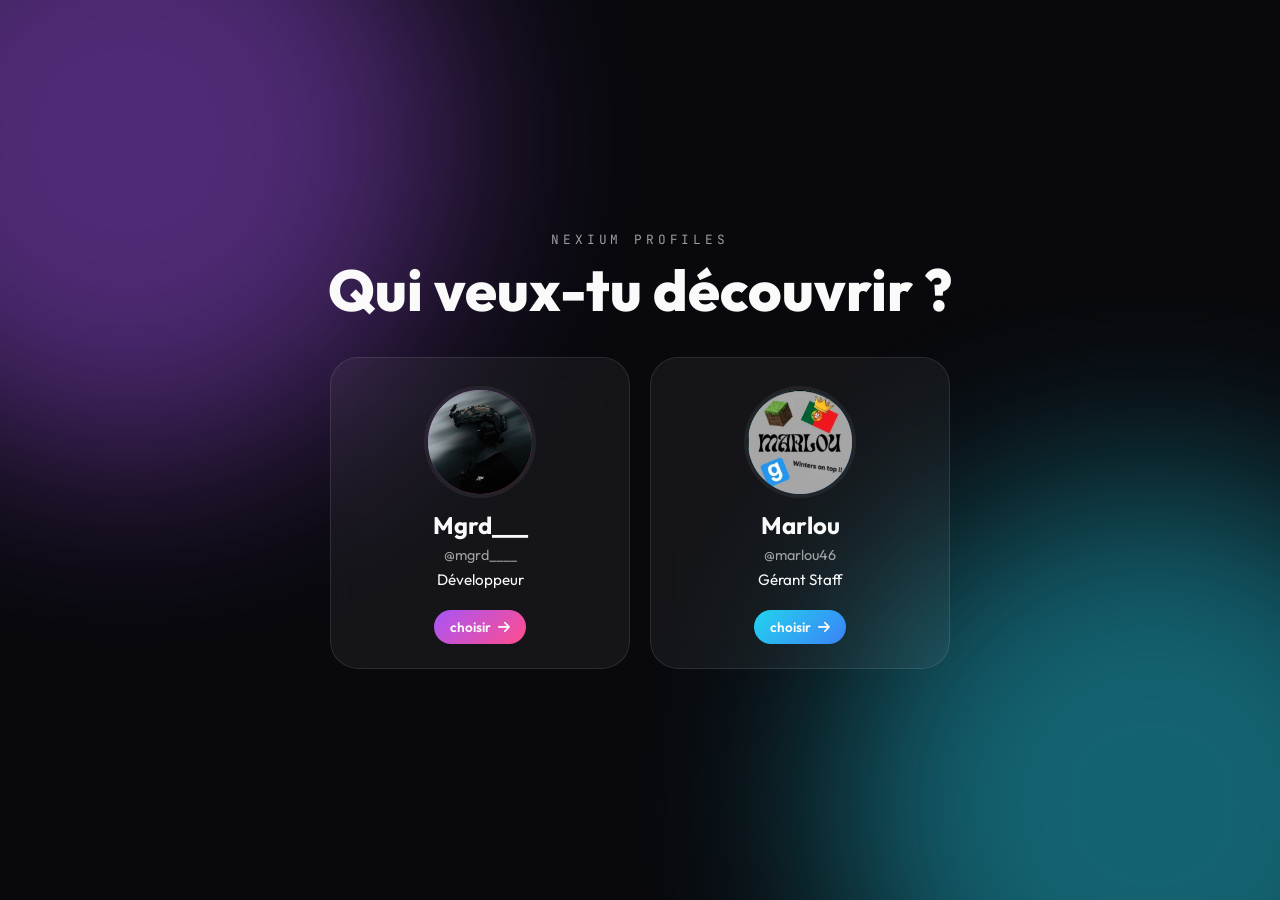
<file: index.html>
<!DOCTYPE html>
<html lang="fr">
<head>
  <meta charset="UTF-8">
  <meta name="viewport" content="width=device-width, initial-scale=1.0">
  <title>Nexium</title>
  <meta name="description" content="Choisis qui découvrir et dans quel style">
  <link rel="preconnect" href="https://fonts.googleapis.com">
  <link rel="preconnect" href="https://fonts.gstatic.com" crossorigin>
  <link href="https://fonts.googleapis.com/css2?family=Outfit:wght@300;400;600;800&family=JetBrains+Mono:wght@400&family=Press+Start+2P&family=Instrument+Serif&display=swap" rel="stylesheet">
  <link rel="stylesheet" href="https://cdnjs.cloudflare.com/ajax/libs/font-awesome/6.5.1/css/all.min.css">
  <link rel="stylesheet" href="chooser.css">
</head>
<body>
  <div class="bg"><i></i><i></i></div>

  <main>
    <section id="step-who" class="step active">
      <p class="kicker" id="site-title"></p>
      <h1>Qui veux-tu découvrir ?</h1>
      <div id="people" class="people"></div>
    </section>

    <section id="step-style" class="step">
      <button class="link" id="back-who"><i class="fa-solid fa-arrow-left"></i> changer de personne</button>
      <h1>Choisis un style pour <span id="who-name" class="grad"></span></h1>
      <div id="themes" class="themes"></div>
      <button id="random" class="random"><i class="fa-solid fa-dice"></i> au hasard</button>
    </section>
  </main>

  <script src="data/profiles.js"></script>
  <script src="data/themes.js"></script>
  <script src="chooser.js"></script>
</body>
</html>
</file>
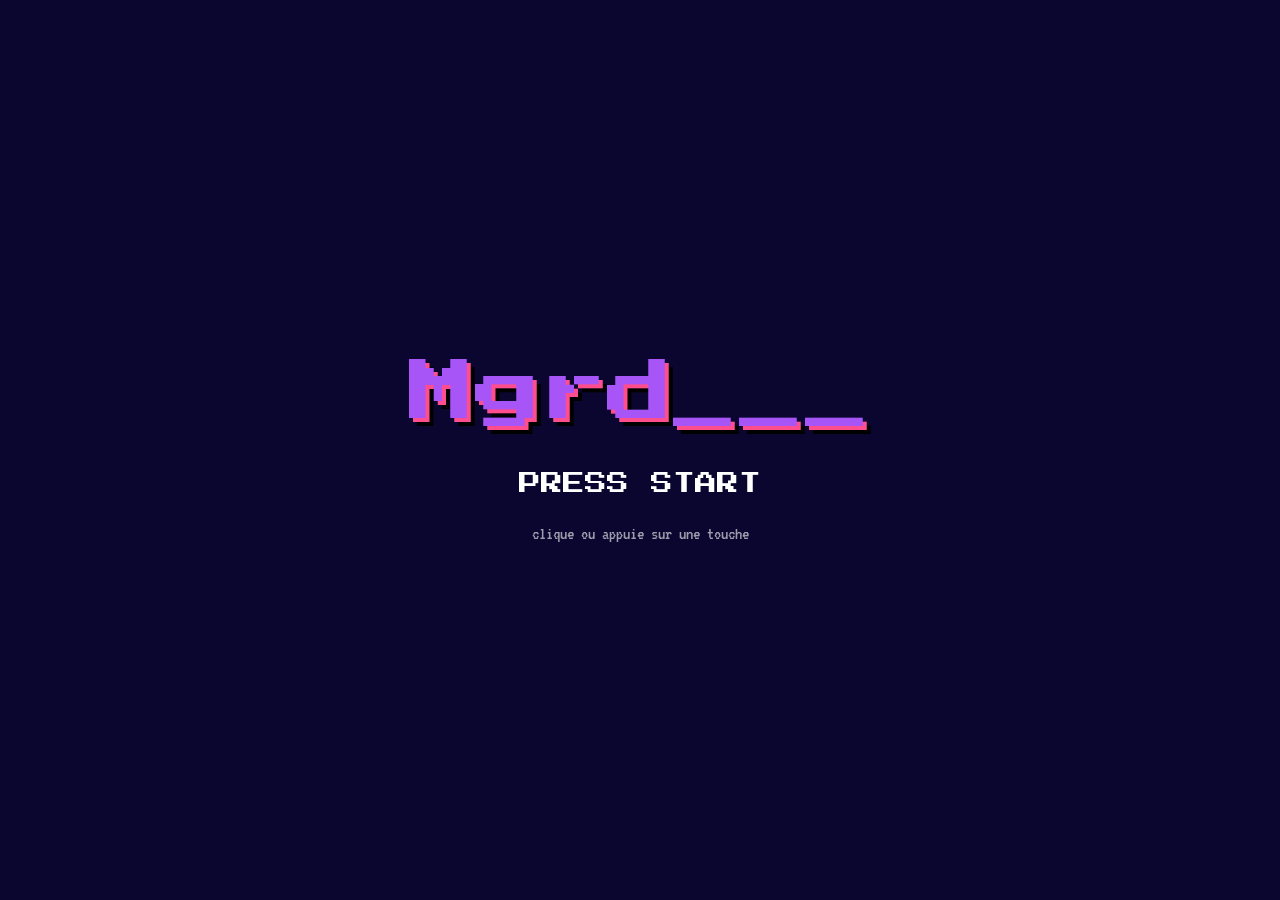
<file: themes/arcade/index.html>
<!DOCTYPE html>
<html lang="fr">
<head>
  <meta charset="UTF-8">
  <meta name="viewport" content="width=device-width, initial-scale=1.0">
  <title>Arcade</title>
  <link rel="preconnect" href="https://fonts.googleapis.com">
  <link rel="preconnect" href="https://fonts.gstatic.com" crossorigin>
  <link href="https://fonts.googleapis.com/css2?family=Press+Start+2P&family=VT323&display=swap" rel="stylesheet">
  <link rel="stylesheet" href="https://cdnjs.cloudflare.com/ajax/libs/font-awesome/6.5.1/css/all.min.css">
  <link rel="stylesheet" href="../../shared/base.css">
  <link rel="stylesheet" href="style.css">
</head>
<body>
  <canvas id="stars"></canvas>
  <div class="crt"></div>

  <div id="enter">
    <h2 class="logo" data-f="name"></h2>
    <p class="blink">PRESS START</p>
    <small>clique ou appuie sur une touche</small>
  </div>

  <main class="screen">
    <header class="hud">
      <span>1UP <b data-f="handle"></b></span>
      <span>TIME <b id="time"></b></span>
    </header>

    <section class="box player-card">
      <div class="frame">
        <img id="avatar" alt="">
        <span id="avatar-fallback" hidden></span>
      </div>
      <div class="info">
        <h1 data-f="name"></h1>
        <p>CLASSE <span class="v"><span id="typed"></span><span class="caret">_</span></span></p>
        <p>STATUT <span class="v" data-f="status.text"></span></p>
        <p>ZONE <span class="v" data-f="location"></span></p>
      </div>
    </section>

    <section class="box skills">
      <h2>COMPÉTENCES</h2>
      <div id="skills"></div>
    </section>

    <section class="box dialog">
      <p id="dialog"></p>
      <span class="next">▼</span>
    </section>

    <nav class="box menu" id="menu"></nav>

    <footer class="bgm">
      <button id="play">♪ BGM <span id="bgm">ON</span></button>
      <span data-f="music.title"></span> — <span data-f="music.artist"></span>
    </footer>
  </main>

  <script src="../../data/profiles.js"></script>
  <script src="../../shared/common.js"></script>
  <script src="theme.js"></script>
</body>
</html>
</file>
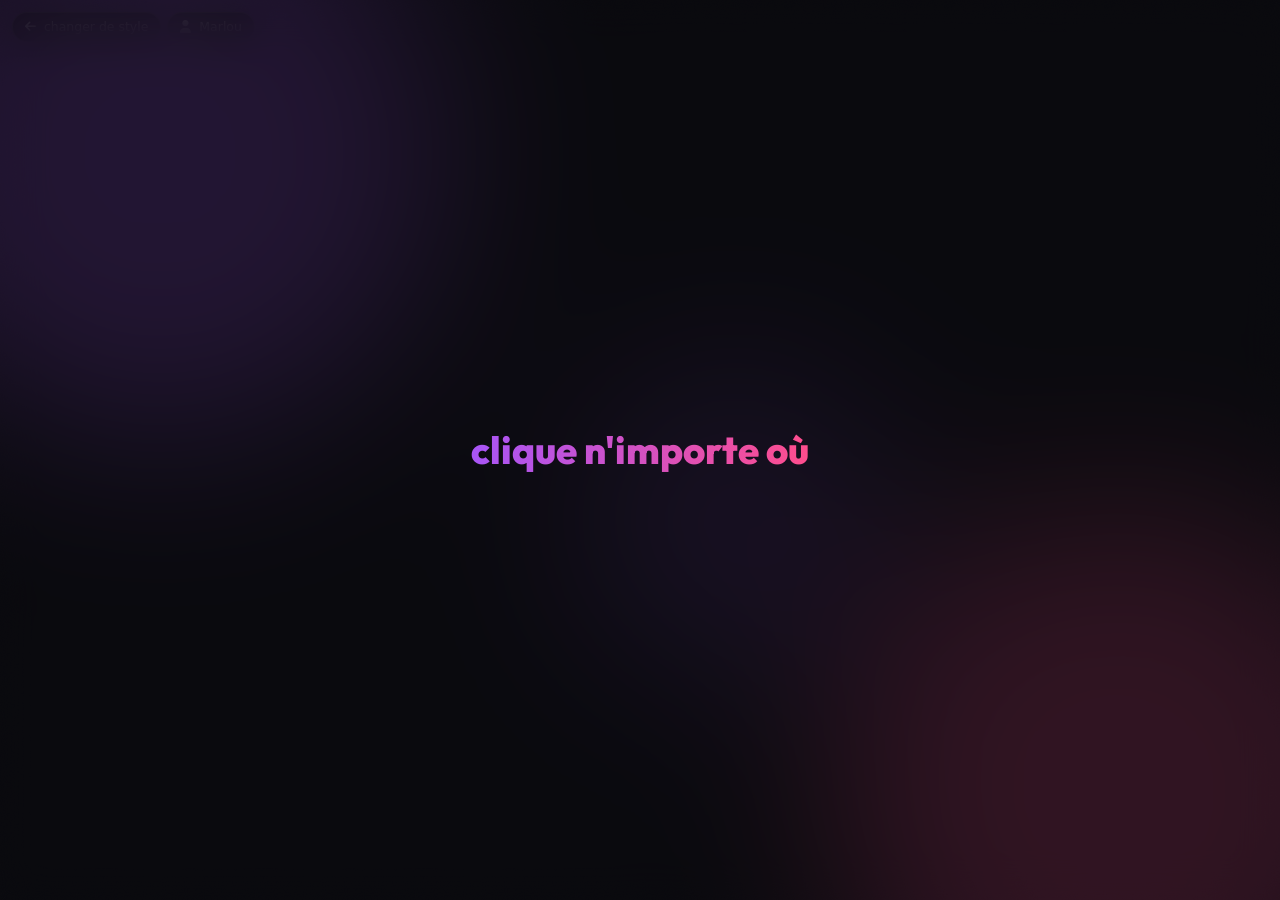
<file: themes/bento/index.html>
<!DOCTYPE html>
<html lang="fr">
<head>
  <meta charset="UTF-8">
  <meta name="viewport" content="width=device-width, initial-scale=1.0">
  <title>Bento</title>
  <link rel="preconnect" href="https://fonts.googleapis.com">
  <link rel="preconnect" href="https://fonts.gstatic.com" crossorigin>
  <link href="https://fonts.googleapis.com/css2?family=Outfit:wght@300;400;600;800&display=swap" rel="stylesheet">
  <link rel="stylesheet" href="https://cdnjs.cloudflare.com/ajax/libs/font-awesome/6.5.1/css/all.min.css">
  <link rel="stylesheet" href="../../shared/base.css">
  <link rel="stylesheet" href="style.css">
</head>
<body>
  <div class="blobs"><i></i><i></i><i></i></div>
  <div class="grain"></div>

  <div id="enter"><span>clique n'importe où</span></div>

  <main class="grid">
    <section class="tile profile">
      <div class="avatar">
        <img id="avatar" alt="">
        <span id="avatar-fallback" hidden></span>
        <span class="dot" id="status-dot"></span>
      </div>
      <div>
        <h1 data-f="name"></h1>
        <p class="handle"><span data-f="handle"></span> · <span data-f="status.text"></span></p>
        <p class="bio"><span id="typed"></span><span class="caret"></span></p>
      </div>
    </section>

    <section class="tile about">
      <h2><i class="fa-regular fa-face-smile"></i> à propos</h2>
      <p data-f="description"></p>
      <div id="interests" class="chips"></div>
    </section>

    <section class="tile clock">
      <h2><i class="fa-regular fa-clock"></i> mon heure</h2>
      <p id="time">--:--</p>
      <p class="sub"><i class="fa-solid fa-location-dot"></i> <span data-f="location"></span></p>
    </section>

    <section class="tile music">
      <canvas id="viz"></canvas>
      <div class="music-row">
        <button id="play" aria-label="Lecture / pause"><i></i></button>
        <div class="meta">
          <strong data-f="music.title"></strong>
          <span id="artist" data-f="music.artist"></span>
        </div>
        <input type="range" id="volume" min="0" max="1" step="0.01" aria-label="Volume">
      </div>
    </section>

    <nav id="links" class="links"></nav>
  </main>

  <script src="../../data/profiles.js"></script>
  <script src="../../shared/common.js"></script>
  <script src="theme.js"></script>
</body>
</html>
</file>
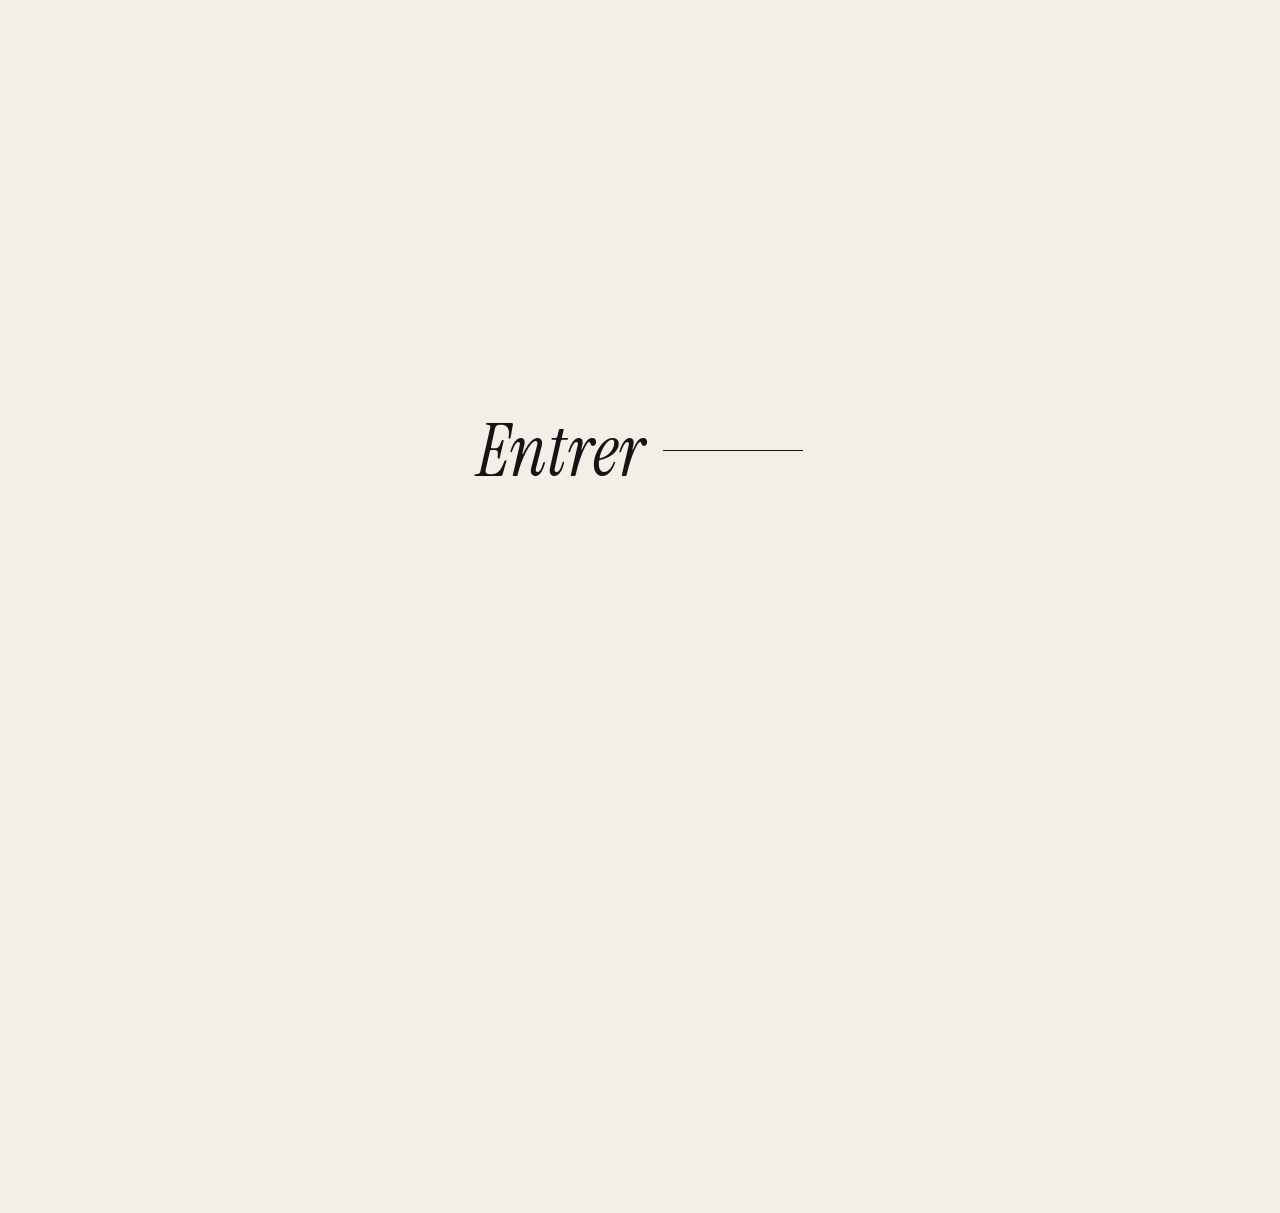
<file: themes/minimal/index.html>
<!DOCTYPE html>
<html lang="fr">
<head>
  <meta charset="UTF-8">
  <meta name="viewport" content="width=device-width, initial-scale=1.0">
  <title>Minimal</title>
  <link rel="preconnect" href="https://fonts.googleapis.com">
  <link rel="preconnect" href="https://fonts.gstatic.com" crossorigin>
  <link href="https://fonts.googleapis.com/css2?family=Instrument+Serif:ital@0;1&family=Inter:wght@400;500&display=swap" rel="stylesheet">
  <link rel="stylesheet" href="https://cdnjs.cloudflare.com/ajax/libs/font-awesome/6.5.1/css/all.min.css">
  <link rel="stylesheet" href="../../shared/base.css">
  <link rel="stylesheet" href="style.css">
</head>
<body>
  <div id="enter"><span>Entrer</span><i></i></div>

  <header class="top">
    <span><span data-f="handle"></span> · <span id="time"></span> — <span data-f="location"></span></span>
  </header>

  <main>
    <section class="hero">
      <div class="avatar">
        <img id="avatar" alt="">
        <span id="avatar-fallback" hidden></span>
      </div>
      <h1 id="name"></h1>
      <p class="bio"><em id="typed"></em><span class="caret"></span></p>
    </section>

    <div class="marquee"><div id="marquee"></div></div>

    <section class="block">
      <span class="label">(À propos)</span>
      <p class="about" data-f="description"></p>
    </section>

    <section class="block">
      <span class="label">(Liens)</span>
      <ol id="links" class="links"></ol>
    </section>
  </main>

  <div class="mini-player">
    <button id="play" aria-label="Lecture / pause"><i></i></button>
    <span id="np"><span data-f="music.title"></span> — <span data-f="music.artist"></span></span>
  </div>

  <script src="../../data/profiles.js"></script>
  <script src="../../shared/common.js"></script>
  <script src="theme.js"></script>
</body>
</html>
</file>
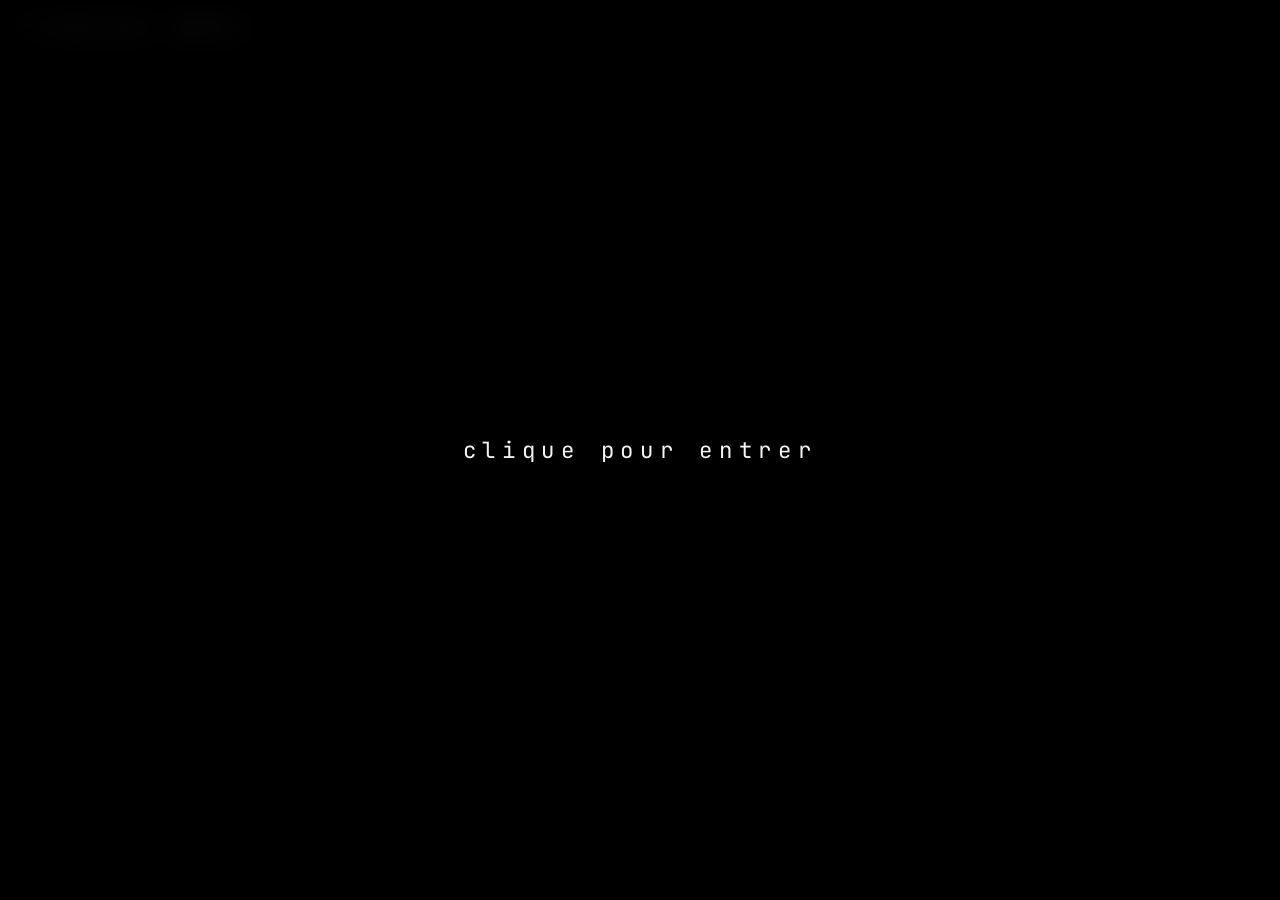
<file: themes/neon/index.html>
<!DOCTYPE html>
<html lang="fr">
<head>
  <meta charset="UTF-8">
  <meta name="viewport" content="width=device-width, initial-scale=1.0">
  <title>Néon</title>
  <link rel="preconnect" href="https://fonts.googleapis.com">
  <link rel="preconnect" href="https://fonts.gstatic.com" crossorigin>
  <link href="https://fonts.googleapis.com/css2?family=Space+Grotesk:wght@400;500;700&family=JetBrains+Mono:wght@400;600&display=swap" rel="stylesheet">
  <link rel="stylesheet" href="https://cdnjs.cloudflare.com/ajax/libs/font-awesome/6.5.1/css/all.min.css">
  <link rel="stylesheet" href="../../shared/base.css">
  <link rel="stylesheet" href="style.css">
</head>
<body>
  <canvas id="bg"></canvas>
  <div class="vignette"></div>

  <div id="enter"><span>clique pour entrer</span></div>

  <main>
    <section class="card" id="card">
      <div class="avatar-wrap">
        <img id="avatar" alt="">
        <span id="avatar-fallback" hidden></span>
      </div>

      <h1 id="name" class="glitch" data-f="name"></h1>
      <p class="handle"><span data-f="handle"></span> · <span id="status"></span></p>

      <p class="bio"><span id="typed"></span><span class="caret">|</span></p>
      <p class="location"><i class="fa-solid fa-location-dot"></i> <span data-f="location"></span></p>

      <div class="about">
        <span class="about-title"><i class="fa-solid fa-user"></i> à propos de moi</span>
        <p data-f="description"></p>
        <div id="interests" class="interests"></div>
      </div>

      <nav id="links" class="links"></nav>

      <div class="player">
        <button id="play" aria-label="Lecture / pause"><i></i></button>
        <div class="track">
          <span id="track"></span>
          <div class="bar"><div id="progress"></div></div>
        </div>
        <input type="range" id="volume" min="0" max="1" step="0.01" aria-label="Volume">
      </div>
    </section>
  </main>

  <script src="../../data/profiles.js"></script>
  <script src="../../shared/common.js"></script>
  <script src="theme.js"></script>
</body>
</html>
</file>
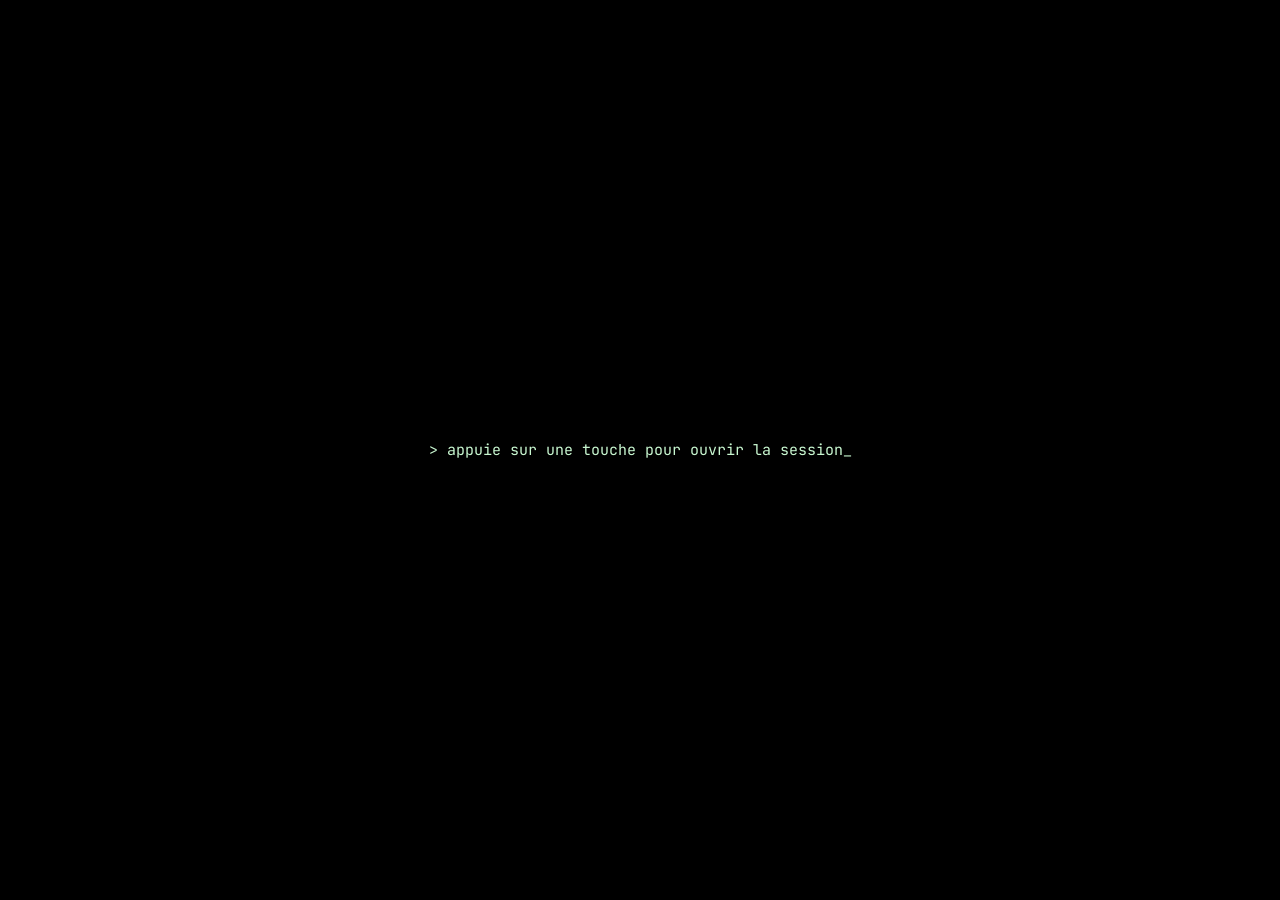
<file: themes/terminal/index.html>
<!DOCTYPE html>
<html lang="fr">
<head>
  <meta charset="UTF-8">
  <meta name="viewport" content="width=device-width, initial-scale=1.0">
  <title>Terminal</title>
  <link rel="preconnect" href="https://fonts.googleapis.com">
  <link rel="preconnect" href="https://fonts.gstatic.com" crossorigin>
  <link href="https://fonts.googleapis.com/css2?family=JetBrains+Mono:wght@400;700&display=swap" rel="stylesheet">
  <link rel="stylesheet" href="https://cdnjs.cloudflare.com/ajax/libs/font-awesome/6.5.1/css/all.min.css">
  <link rel="stylesheet" href="../../shared/base.css">
  <link rel="stylesheet" href="style.css">
</head>
<body>
  <div id="enter"><p>&gt; appuie sur une touche pour ouvrir la session<span class="blk">_</span></p></div>

  <main class="term">
    <div class="titlebar"><i></i><i></i><i></i><span id="title"></span></div>
    <div id="out" class="out"></div>
  </main>
  <div class="scan"></div>

  <script src="../../data/profiles.js"></script>
  <script src="../../shared/common.js"></script>
  <script src="theme.js"></script>
</body>
</html>
</file>
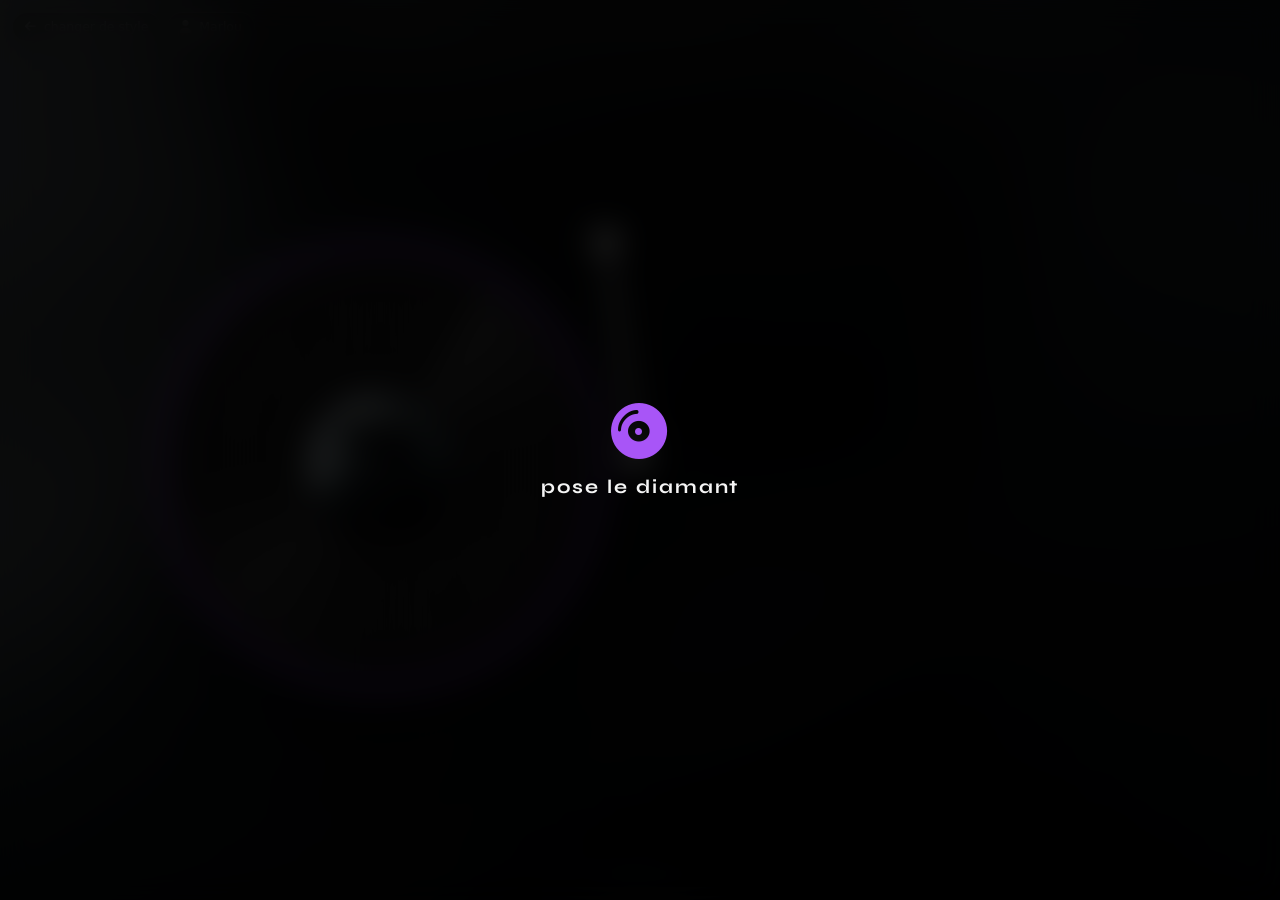
<file: themes/vinyle/index.html>
<!DOCTYPE html>
<html lang="fr">
<head>
  <meta charset="UTF-8">
  <meta name="viewport" content="width=device-width, initial-scale=1.0">
  <title>Vinyle</title>
  <link rel="preconnect" href="https://fonts.googleapis.com">
  <link rel="preconnect" href="https://fonts.gstatic.com" crossorigin>
  <link href="https://fonts.googleapis.com/css2?family=Syne:wght@500;700;800&family=Inter:wght@400;500&display=swap" rel="stylesheet">
  <link rel="stylesheet" href="https://cdnjs.cloudflare.com/ajax/libs/font-awesome/6.5.1/css/all.min.css">
  <link rel="stylesheet" href="../../shared/base.css">
  <link rel="stylesheet" href="style.css">
</head>
<body>
  <div class="bg" id="bg"></div>

  <div id="enter">
    <i class="fa-solid fa-compact-disc"></i>
    <span>pose le diamant</span>
  </div>

  <main>
    <section class="deck" id="deck">
      <div class="platter">
        <div class="record">
          <div class="label">
            <img id="avatar" alt="">
            <span id="avatar-fallback" hidden></span>
          </div>
        </div>
      </div>
      <div class="arm"><i></i></div>
    </section>

    <section class="side">
      <p class="now"><i class="fa-solid fa-wave-square"></i> en ce moment</p>
      <h2 data-f="music.title"></h2>
      <p class="artist" id="artist" data-f="music.artist"></p>
      <div class="controls">
        <button id="play" aria-label="Lecture / pause"><i></i></button>
        <div class="bar"><div id="progress"></div></div>
        <input type="range" id="volume" min="0" max="1" step="0.01" aria-label="Volume">
      </div>

      <h1 data-f="name"></h1>
      <p class="handle"><span data-f="handle"></span> · <span id="typed"></span><span class="caret"></span></p>
      <p class="desc" data-f="description"></p>
      <div class="chips" id="interests"></div>
      <nav class="links" id="links"></nav>
    </section>
  </main>

  <script src="../../data/profiles.js"></script>
  <script src="../../shared/common.js"></script>
  <script src="theme.js"></script>
</body>
</html>
</file>
<file: chooser.css>
:root {
  --c1: #a855f7;
  --c2: #22d3ee;
  --text: #fafafa;
  --muted: rgba(255, 255, 255, .6);
  --border: rgba(255, 255, 255, .1);
}

* { box-sizing: border-box; margin: 0; padding: 0; }

html, body {
  min-height: 100%;
  background: #09090d;
  color: var(--text);
  font-family: "Outfit", system-ui, sans-serif;
  overflow-x: hidden;
}

.bg { position: fixed; inset: 0; filter: blur(100px); opacity: .45; z-index: 0; }
.bg i {
  position: absolute; width: 50vmax; height: 50vmax; border-radius: 50%;
  transition: background 1s;
  animation: drift 20s ease-in-out infinite alternate;
}
.bg i:first-child { background: var(--c1); top: -20%; left: -15%; }
.bg i:last-child { background: var(--c2); bottom: -25%; right: -15%; animation-delay: -10s; }
@keyframes drift { to { transform: translate(10vw, 8vh) scale(1.2); } }

main {
  position: relative; z-index: 1;
  width: min(1000px, 100%);
  margin: 0 auto;
  min-height: 100vh;
  padding: 48px 16px;
  display: grid; align-content: center;
}

.step { display: none; text-align: center; }
.step.active { display: block; animation: rise .6s cubic-bezier(.2, .8, .2, 1); }
@keyframes rise { from { opacity: 0; transform: translateY(24px); } }

.kicker {
  font-family: "JetBrains Mono", monospace;
  font-size: .8rem; letter-spacing: .3em; text-transform: uppercase;
  color: var(--muted);
}
h1 {
  font-size: clamp(2rem, 6vw, 3.6rem); font-weight: 800; line-height: 1.1;
  margin: 10px 0 36px;
}
.grad {
  background: linear-gradient(90deg, var(--c1), var(--c2));
  -webkit-background-clip: text; background-clip: text; color: transparent;
}

/* ---------- Personnes ---------- */
.people { display: flex; justify-content: center; gap: 20px; flex-wrap: wrap; }
.person {
  width: min(300px, 100%);
  padding: 32px 24px 24px;
  display: flex; flex-direction: column; align-items: center; gap: 6px;
  font: inherit; color: inherit; cursor: pointer;
  background: rgba(255, 255, 255, .05);
  border: 1px solid var(--border);
  border-radius: 28px;
  backdrop-filter: blur(16px);
  transition: transform .3s, box-shadow .3s, border-color .3s;
  animation: rise .7s backwards calc(var(--i) * 120ms + 100ms);
}
.person:hover, .person:focus-visible {
  transform: translateY(-6px);
  border-color: var(--pc1);
  box-shadow: 0 20px 60px -20px var(--pc1);
  outline: none;
}
.pav {
  position: relative;
  width: 104px; height: 104px; margin-bottom: 10px;
  border-radius: 50%; overflow: hidden;
  background: linear-gradient(135deg, var(--pc1), var(--pc2));
  display: grid; place-items: center;
  box-shadow: 0 0 0 4px rgba(255, 255, 255, .06);
}
.pav b { font-size: 2.8rem; font-weight: 800; }
.pav img { position: absolute; inset: 0; width: 100%; height: 100%; object-fit: cover; }
.person strong { font-size: 1.5rem; }
.ph { color: var(--muted); font-size: .9rem; }
.pb { font-size: .95rem; min-height: 1.3em; }
.go {
  margin-top: 14px; padding: 8px 16px; border-radius: 999px;
  background: linear-gradient(135deg, var(--pc1), var(--pc2));
  font-weight: 600; font-size: .85rem;
}
.go i { margin-left: 4px; transition: transform .2s; }
.person:hover .go i { transform: translateX(4px); }

/* ---------- Styles ---------- */
.link {
  font: inherit; color: var(--muted); background: none; border: none; cursor: pointer;
  font-size: .9rem;
}
.link:hover { color: var(--text); }

.themes {
  display: grid;
  grid-template-columns: repeat(auto-fill, minmax(260px, 1fr));
  gap: 18px;
  text-align: left;
}
.theme {
  display: flex; flex-direction: column; gap: 4px;
  padding: 12px 12px 16px;
  color: var(--text); text-decoration: none;
  background: rgba(255, 255, 255, .05);
  border: 1px solid var(--border);
  border-radius: 22px;
  transition: transform .25s, border-color .25s, box-shadow .25s;
  animation: rise .6s backwards calc(var(--i) * 70ms);
}
.theme:hover, .theme:focus-visible {
  transform: translateY(-5px);
  border-color: var(--c1);
  box-shadow: 0 18px 50px -20px var(--c1);
  outline: none;
}
.theme strong { font-size: 1.15rem; padding: 8px 6px 0; }
.theme > span { font-size: .85rem; color: var(--muted); padding: 0 6px; }

.random {
  margin-top: 28px; padding: 12px 22px;
  font: 600 .95rem "Outfit", sans-serif; color: var(--text); cursor: pointer;
  background: rgba(255, 255, 255, .08);
  border: 1px solid var(--border); border-radius: 999px;
  transition: background .2s;
}
.random:hover { background: rgba(255, 255, 255, .16); }

/* ---------- Maquettes ---------- */
.pv {
  position: relative; aspect-ratio: 16 / 10;
  border-radius: 14px; overflow: hidden;
  display: grid; place-items: center;
}

.pv-neon { background: radial-gradient(circle at 50% 40%, #1a1024, #05050a); }
.n-card {
  width: 44%; height: 82%;
  display: flex; flex-direction: column; align-items: center; justify-content: center; gap: 7px;
  border-radius: 12px; background: rgba(255,255,255,.04);
  border: 1px solid rgba(255,255,255,.1);
  box-shadow: 0 0 30px -6px var(--c1);
}
.n-card .av { width: 30%; aspect-ratio: 1; border-radius: 50%; border: 2px solid var(--c1); box-shadow: 0 0 12px var(--c1); }
.n-card b { width: 60%; height: 8px; border-radius: 4px; background: #fff; box-shadow: 0 0 10px var(--c1); }
.n-card s { width: 45%; height: 5px; border-radius: 3px; background: rgba(255,255,255,.3); }
.n-card span { display: flex; gap: 5px; }
.n-card span i { width: 8px; height: 8px; border-radius: 50%; background: #fff; }

.pv-bento { background: linear-gradient(135deg, color-mix(in srgb, var(--c1) 60%, #111), color-mix(in srgb, var(--c2) 60%, #111)); }
.b-grid {
  width: 78%; height: 80%;
  display: grid; grid-template-columns: repeat(3, 1fr); grid-auto-rows: 1fr; gap: 6px;
}
.b-grid i { border-radius: 8px; background: rgba(255,255,255,.14); border: 1px solid rgba(255,255,255,.2); }
.b-grid .w3 { grid-column: span 3; }
.b-grid .w2 { grid-column: span 2; }
.b-grid .h2 { grid-row: span 2; }

.pv-terminal { background: #050805; }
.t-win {
  width: 84%; height: 80%;
  border-radius: 8px; border: 1px solid #1f2a1f; background: #0a0f0a; overflow: hidden;
}
.t-win em { display: flex; gap: 4px; padding: 6px; background: #121a12; }
.t-win em i { width: 7px; height: 7px; border-radius: 50%; background: #3a4a3a; }
.t-win code {
  display: block; padding: 8px 10px;
  font: .62rem/1.5 "JetBrains Mono", monospace; color: #b8f5c0;
}
.t-win b { color: var(--c1); }
.t-win u { text-decoration: none; animation: blink 1s steps(1) infinite; }
@keyframes blink { 50% { opacity: 0; } }

.pv-arcade {
  background: #0b0630;
  background-image: radial-gradient(#fff 1px, transparent 1px);
  background-size: 22px 22px;
}
.pv-arcade::after {
  content: ""; position: absolute; inset: 0;
  background: repeating-linear-gradient(transparent 0 2px, rgba(0,0,0,.35) 2px 4px);
}
.a-scr { display: grid; gap: 10px; text-align: center; font-family: "Press Start 2P", monospace; }
.a-scr span { font-size: .7rem; color: var(--c1); text-shadow: 2px 2px var(--c2); animation: blink 1.2s steps(1) infinite; }
.a-scr small { font-size: .45rem; color: #fff; }

.pv-minimal { background: #f3efe6; color: #141414; }
.m-page { width: 80%; display: grid; gap: 6px; text-align: left; }
.m-page small { font: .6rem "Outfit", sans-serif; opacity: .6; }
.m-page strong { font: 2rem/1 "Instrument Serif", serif; font-weight: 400; }
.m-page hr { border: none; border-top: 1px solid #141414; opacity: .25; }
.m-page hr:first-of-type { border-top: 8px solid var(--c1); opacity: 1; }

.pv-vinyle { background: radial-gradient(circle at 30% 50%, color-mix(in srgb, var(--c1) 45%, #000), #050505 70%); }
.v-deck { position: relative; width: 60%; aspect-ratio: 1.3; }
.v-deck .rec {
  position: absolute; left: 0; top: 0; height: 100%; aspect-ratio: 1; border-radius: 50%;
  background: repeating-radial-gradient(circle, #111 0 2px, #1d1d1d 2px 4px);
  display: grid; place-items: center;
  animation: spin 4s linear infinite;
  box-shadow: 0 0 24px -4px var(--c1);
}
.v-deck .rec i {
  width: 34%; aspect-ratio: 1; border-radius: 50%;
  background: conic-gradient(var(--c1), var(--c2), var(--c1));
}
.v-deck .arm {
  position: absolute; right: 8%; top: 4%;
  width: 5px; height: 70%; border-radius: 3px; background: #ccc;
  transform-origin: top center; transform: rotate(24deg);
}
@keyframes spin { to { transform: rotate(360deg); } }

@media (prefers-reduced-motion: reduce) {
  *, *::before, *::after { animation: none !important; transition: none !important; }
}
</file>
<file: shared/base.css>
/* Règles communes à tous les styles */
[hidden] { display: none !important; }

#enter {
  position: fixed; inset: 0; z-index: 50;
  cursor: pointer;
  opacity: 0; visibility: hidden;
  transition: opacity .6s ease, visibility .6s;
}
#enter.show { opacity: 1; visibility: visible; }

.back-bar {
  position: fixed; top: 12px; left: 12px; z-index: 40;
  display: flex; flex-wrap: wrap; gap: 6px;
  font: 500 .78rem/1 system-ui, sans-serif;
}
.back-bar a {
  padding: 8px 12px; border-radius: 999px;
  color: #fff; text-decoration: none;
  background: rgba(0, 0, 0, .45);
  border: 1px solid rgba(255, 255, 255, .15);
  backdrop-filter: blur(8px);
  transition: background .2s;
}
.back-bar a:hover { background: rgba(0, 0, 0, .75); }
.back-bar i { margin-right: 4px; }

@media (prefers-reduced-motion: reduce) {
  *, *::before, *::after { animation: none !important; transition: none !important; }
}
</file>
<file: themes/arcade/style.css>
* { box-sizing: border-box; margin: 0; padding: 0; }

html, body {
  min-height: 100%;
  background: #0b0630;
  color: #fff;
  font: 22px/1.25 "VT323", monospace;
  overflow-x: hidden;
}

#stars { position: fixed; inset: 0; width: 100%; height: 100%; z-index: 0; image-rendering: pixelated; }
.crt {
  position: fixed; inset: 0; z-index: 30; pointer-events: none;
  background:
    repeating-linear-gradient(transparent 0 2px, rgba(0, 0, 0, .28) 2px 4px),
    radial-gradient(ellipse at center, transparent 55%, rgba(0, 0, 0, .6));
  animation: flicker .15s steps(2) infinite;
}
@keyframes flicker { 50% { opacity: .92; } }

#enter {
  display: grid; place-content: center; gap: 28px; text-align: center;
  background: #0b0630; padding: 16px;
}
.logo {
  font: clamp(1.4rem, 6vw, 3rem)/1.2 "Press Start 2P", monospace;
  color: var(--c1); text-shadow: 4px 4px 0 var(--c2), 8px 8px 0 #000;
}
.blink { font: 1rem "Press Start 2P", monospace; animation: blink 1s steps(1) infinite; }
#enter small { opacity: .6; }
@keyframes blink { 50% { opacity: 0; } }

.screen {
  position: relative; z-index: 2;
  width: min(720px, 100%);
  margin: 0 auto;
  padding: 64px 16px 32px;
  display: grid; gap: 16px;
}
body:not(.started) .screen { visibility: hidden; }
.screen > * { animation: pop .4s steps(4) backwards; }
.screen > *:nth-child(2) { animation-delay: .15s; }
.screen > *:nth-child(3) { animation-delay: .3s; }
.screen > *:nth-child(4) { animation-delay: .45s; }
.screen > *:nth-child(5) { animation-delay: .6s; }
.screen > *:nth-child(6) { animation-delay: .75s; }
@keyframes pop { from { transform: scale(.6); opacity: 0; } }

.hud {
  display: flex; justify-content: space-between; flex-wrap: wrap; gap: 8px;
  font: .6rem "Press Start 2P", monospace; color: var(--c1);
}
.hud b { color: #fff; font-weight: 400; margin-left: 6px; }

/* Boîtes à bord pixel */
.box {
  position: relative;
  padding: 16px 18px;
  background: #140c4a;
  box-shadow:
    0 -4px 0 #fff, 0 4px 0 #fff, -4px 0 0 #fff, 4px 0 0 #fff,
    0 0 0 4px #000, 8px 8px 0 4px rgba(0, 0, 0, .5);
  margin: 4px;
}
h1, h2 { font-family: "Press Start 2P", monospace; font-weight: 400; }
h2 { font-size: .7rem; color: var(--c2); margin-bottom: 12px; }

.player-card { display: flex; gap: 18px; align-items: center; }
.frame { flex: none; width: 112px; height: 112px; padding: 4px; background: var(--c1); }
#avatar, #avatar-fallback {
  width: 100%; height: 100%; object-fit: cover;
  image-rendering: pixelated; background: #000;
}
#avatar-fallback { display: grid; place-items: center; font: 2.4rem "Press Start 2P", monospace; color: var(--c1); }
.info h1 { font-size: clamp(.9rem, 4vw, 1.4rem); color: var(--c1); text-shadow: 3px 3px 0 #000; margin-bottom: 10px; line-height: 1.3; }
.info p { color: #9d93d6; }
.v { color: #fff; margin-left: 8px; }
.caret { animation: blink 1s steps(1) infinite; color: var(--c1); }

.skill { display: grid; grid-template-columns: 9em 1fr; align-items: center; gap: 10px; margin-top: 6px; }
.skill span { white-space: nowrap; overflow: hidden; text-overflow: ellipsis; }
.segs { display: flex; gap: 3px; }
.segs i { flex: 1; height: 14px; background: #2a1f6e; }
.segs i.on { background: var(--c1); box-shadow: inset 0 -4px 0 rgba(0, 0, 0, .3); transition: background 0s; }
.segs:not(.go) i.on { background: #2a1f6e; box-shadow: none; }

.dialog { min-height: 120px; }
#dialog { white-space: pre-line; font-size: 1.15rem; }
.next { position: absolute; right: 14px; bottom: 8px; color: var(--c1); animation: bob .6s steps(2) infinite; }
@keyframes bob { 50% { transform: translateY(4px); } }

.menu { display: grid; gap: 4px; }
.menu a {
  display: flex; align-items: center; gap: 12px;
  padding: 6px 8px;
  color: #fff; text-decoration: none;
  font: .8rem "Press Start 2P", monospace;
}
.menu a::before { content: "▶"; color: var(--c1); visibility: hidden; }
.menu a:hover, .menu a:focus-visible { background: var(--c1); color: #000; outline: none; }
.menu a:hover::before, .menu a:focus-visible::before { visibility: visible; color: #000; }
.menu a i { width: 1.4em; text-align: center; }

.bgm { text-align: center; color: #9d93d6; }
.bgm button {
  font: .6rem "Press Start 2P", monospace; color: #000; cursor: pointer;
  padding: 8px 10px; margin-right: 10px; border: none;
  background: var(--c2); box-shadow: 4px 4px 0 #000;
}
.bgm button:active { transform: translate(2px, 2px); box-shadow: 2px 2px 0 #000; }

@media (max-width: 480px) {
  html, body { font-size: 19px; }
  .player-card { flex-direction: column; text-align: center; }
  .skill { grid-template-columns: 6em 1fr; }
}
</file>
<file: themes/bento/style.css>
:root {
  --text: #fafafa;
  --muted: rgba(255, 255, 255, .6);
  --tile: rgba(255, 255, 255, .06);
  --border: rgba(255, 255, 255, .1);
}

* { box-sizing: border-box; margin: 0; padding: 0; }

html, body {
  min-height: 100%;
  background: #0b0b10;
  color: var(--text);
  font-family: "Outfit", system-ui, sans-serif;
  overflow-x: hidden;
}

.blobs { position: fixed; inset: 0; z-index: 0; filter: blur(90px); opacity: .55; }
.blobs i {
  position: absolute; border-radius: 50%;
  width: 45vmax; height: 45vmax;
  animation: float 18s ease-in-out infinite alternate;
}
.blobs i:nth-child(1) { background: var(--c1); top: -15%; left: -10%; }
.blobs i:nth-child(2) { background: var(--c2); bottom: -20%; right: -10%; animation-delay: -6s; }
.blobs i:nth-child(3) { background: var(--c1); top: 40%; left: 45%; width: 25vmax; height: 25vmax; opacity: .6; animation-delay: -12s; }
@keyframes float {
  50% { transform: translate(8vw, 6vh) scale(1.15); }
  100% { transform: translate(-6vw, 10vh) scale(.9); }
}
.grain {
  position: fixed; inset: 0; z-index: 1; pointer-events: none; opacity: .08;
  background-image: url("data:image/svg+xml,%3Csvg xmlns='http://www.w3.org/2000/svg' width='160' height='160'%3E%3Cfilter id='n'%3E%3CfeTurbulence type='fractalNoise' baseFrequency='.9' numOctaves='3'/%3E%3C/filter%3E%3Crect width='100%25' height='100%25' filter='url(%23n)'/%3E%3C/svg%3E");
}

#enter {
  display: grid; place-items: center;
  background: rgba(8, 8, 12, .7);
  backdrop-filter: blur(20px);
}
#enter span {
  font-size: clamp(1.4rem, 5vw, 2.4rem); font-weight: 800;
  background: linear-gradient(90deg, var(--c1), var(--c2), var(--c1));
  background-size: 200% auto;
  -webkit-background-clip: text; background-clip: text; color: transparent;
  animation: shine 3s linear infinite;
}
@keyframes shine { to { background-position: 200% center; } }

.grid {
  position: relative; z-index: 2;
  width: min(760px, 100%);
  margin: 0 auto;
  min-height: 100vh;
  padding: 64px 16px 32px;
  display: grid;
  grid-template-columns: repeat(3, 1fr);
  gap: 14px;
  align-content: center;
}
.tile {
  background: var(--tile);
  border: 1px solid var(--border);
  border-radius: 24px;
  padding: 20px;
  backdrop-filter: blur(16px);
  transition: transform .25s, border-color .25s, opacity .7s, translate .7s;
  transition-delay: 0s, 0s, calc(var(--i, 0) * 90ms), calc(var(--i, 0) * 90ms);
}
.tile:hover { transform: translateY(-3px); border-color: rgba(255, 255, 255, .22); }
body:not(.started) .tile { opacity: 0; translate: 0 24px; }

h2 {
  font-size: .75rem; font-weight: 600;
  text-transform: uppercase; letter-spacing: .14em;
  color: var(--muted); margin-bottom: 10px;
}
h2 i { margin-right: 4px; }

.profile { grid-column: span 3; display: flex; align-items: center; gap: 20px; }
.avatar { position: relative; flex: none; width: 96px; height: 96px; }
#avatar, #avatar-fallback {
  width: 100%; height: 100%; border-radius: 28px; object-fit: cover;
  background: linear-gradient(135deg, var(--c1), var(--c2));
}
#avatar-fallback { display: grid; place-items: center; font-size: 2.6rem; font-weight: 800; }
.dot {
  position: absolute; right: -4px; bottom: -4px;
  width: 22px; height: 22px; border-radius: 50%;
  border: 4px solid #15151c;
}
h1 {
  font-size: clamp(1.9rem, 6vw, 2.8rem); font-weight: 800; line-height: 1.05;
  background: linear-gradient(90deg, #fff, #fff 40%, var(--c1), var(--c2));
  -webkit-background-clip: text; background-clip: text; color: transparent;
}
.handle { color: var(--muted); font-size: .9rem; margin-top: 2px; }
.bio { margin-top: 8px; font-size: 1rem; min-height: 1.4em; }
.caret {
  display: inline-block; width: 2px; height: 1em; margin-left: 2px; vertical-align: -2px;
  background: var(--c1); animation: blink 1s steps(1) infinite;
}
@keyframes blink { 50% { opacity: 0; } }

.about { grid-column: span 2; grid-row: span 2; }
.about p { line-height: 1.6; white-space: pre-line; }
.chips { display: flex; flex-wrap: wrap; gap: 6px; margin-top: 14px; }
.chips span {
  padding: 5px 12px; border-radius: 999px; font-size: .8rem;
  background: rgba(255, 255, 255, .08); border: 1px solid var(--border);
}

#time { font-size: 2.2rem; font-weight: 800; font-variant-numeric: tabular-nums; }
.sub { color: var(--muted); font-size: .85rem; margin-top: 4px; }

.music { position: relative; overflow: hidden; display: flex; flex-direction: column; justify-content: flex-end; min-height: 130px; }
#viz { position: absolute; inset: 0; width: 100%; height: 100%; opacity: .55; }
.music-row { position: relative; display: flex; align-items: center; gap: 10px; }
#play {
  flex: none; width: 40px; height: 40px; border-radius: 50%; border: none; cursor: pointer;
  background: linear-gradient(135deg, var(--c1), var(--c2)); color: #fff;
}
.meta { flex: 1; min-width: 0; display: flex; flex-direction: column; }
.meta strong, .meta span { white-space: nowrap; overflow: hidden; text-overflow: ellipsis; }
.meta strong { font-size: .9rem; }
.meta span { font-size: .75rem; color: var(--muted); }
#volume { width: 54px; accent-color: var(--c1); }

.links { grid-column: span 3; display: grid; grid-template-columns: repeat(auto-fit, minmax(160px, 1fr)); gap: 14px; }
.links a { display: flex; align-items: center; gap: 12px; padding: 16px 18px; color: var(--text); text-decoration: none; }
.links a i { font-size: 1.6rem; width: 28px; text-align: center; }
.links a span { display: flex; flex-direction: column; font-weight: 600; }
.links a small { font-weight: 400; font-size: .75rem; color: var(--muted); }
.links a:hover {
  background: linear-gradient(135deg, color-mix(in srgb, var(--c1) 30%, transparent), color-mix(in srgb, var(--c2) 30%, transparent));
}

@media (max-width: 600px) {
  .grid { grid-template-columns: 1fr 1fr; }
  .profile, .about, .links { grid-column: span 2; }
  .about { grid-row: auto; }
  .profile { flex-direction: column; text-align: center; }
}
@media (max-width: 380px) {
  .grid { grid-template-columns: 1fr; }
  .profile, .about, .links { grid-column: span 1; }
}
</file>
<file: themes/minimal/style.css>
:root {
  --paper: #f3efe6;
  --ink: #141414;
  --soft: rgba(20, 20, 20, .55);
}

* { box-sizing: border-box; margin: 0; padding: 0; }

html, body {
  min-height: 100%;
  background: var(--paper);
  color: var(--ink);
  font: 16px/1.5 "Inter", system-ui, sans-serif;
  overflow-x: hidden;
}

/* La barre « changer » en version claire */
.back-bar a { background: var(--ink); border-color: var(--ink); color: var(--paper); }
.back-bar a:hover { background: color-mix(in srgb, var(--ink) 80%, var(--c1)); }

#enter {
  display: flex; align-items: center; justify-content: center; gap: 18px;
  background: var(--paper);
  font: italic clamp(2.4rem, 8vw, 4.5rem) "Instrument Serif", serif;
}
#enter i { width: 80px; height: 1px; background: var(--ink); transition: width .4s; }
#enter:hover i { width: 140px; }

.top {
  position: fixed; top: 0; right: 0; z-index: 20;
  display: flex; gap: 24px; justify-content: flex-end;
  padding: 18px 20px;
  font-size: .8rem; color: var(--soft);
  font-variant-numeric: tabular-nums;
}

main { width: min(1000px, 100%); margin: 0 auto; padding: 96px 20px 120px; }

.hero { display: grid; gap: 18px; padding-bottom: 48px; }
.avatar { width: 84px; height: 84px; border-radius: 50%; overflow: hidden; }
#avatar, #avatar-fallback {
  width: 100%; height: 100%; object-fit: cover;
  filter: grayscale(1); transition: filter .4s;
  background: var(--c1); color: var(--paper);
}
.avatar:hover #avatar { filter: none; }
#avatar-fallback { display: grid; place-items: center; font: 2.4rem "Instrument Serif", serif; filter: none; }

h1 {
  font: 400 clamp(3.5rem, 15vw, 10rem)/.9 "Instrument Serif", serif;
  letter-spacing: -.03em;
  overflow: hidden;
}
h1 span { display: inline-block; transform: translateY(110%); transition: transform .9s cubic-bezier(.2, .8, .2, 1); transition-delay: calc(var(--i) * 45ms); }
.started h1 span { transform: none; }
h1 span:nth-child(odd) { font-style: italic; }

.bio { font: clamp(1.3rem, 3vw, 1.8rem) "Instrument Serif", serif; min-height: 1.5em; }
.caret { display: inline-block; width: 1px; height: 1em; margin-left: 3px; vertical-align: -3px; background: var(--ink); animation: blink 1s steps(1) infinite; }
@keyframes blink { 50% { opacity: 0; } }

.marquee {
  margin: 0 -20px; overflow: hidden;
  background: var(--ink); color: var(--paper);
  border-block: 1px solid var(--ink);
}
#marquee {
  display: flex; width: max-content;
  padding: 14px 0;
  font: italic 1.6rem "Instrument Serif", serif;
  animation: scroll 22s linear infinite;
}
#marquee span { padding: 0 22px; }
#marquee span::after { content: "✺"; margin-left: 44px; color: var(--c1); font-style: normal; }
@keyframes scroll { to { transform: translateX(-50%); } }

.block {
  display: grid; grid-template-columns: 160px 1fr; gap: 20px;
  padding: 48px 0;
  border-bottom: 1px solid rgba(20, 20, 20, .15);
}
.label { font-size: .8rem; color: var(--soft); padding-top: 8px; }
.about { font: clamp(1.4rem, 3vw, 2.1rem)/1.3 "Instrument Serif", serif; white-space: pre-line; }

.links { list-style: none; }
.links li { border-top: 1px solid rgba(20, 20, 20, .15); }
.links li:last-child { border-bottom: 1px solid rgba(20, 20, 20, .15); }
.links a {
  position: relative; overflow: hidden;
  display: flex; align-items: baseline; gap: 18px;
  padding: 18px 8px;
  color: var(--ink); text-decoration: none;
}
.links a::before {
  content: ""; position: absolute; inset: 0; z-index: -1;
  background: var(--c1);
  transform: scaleX(0); transform-origin: left;
  transition: transform .45s cubic-bezier(.2, .8, .2, 1);
}
.links a:hover::before, .links a:focus-visible::before { transform: none; }
.links a { isolation: isolate; }
.n { font-size: .75rem; color: var(--soft); font-variant-numeric: tabular-nums; }
.t { font: clamp(1.8rem, 5vw, 2.8rem)/1 "Instrument Serif", serif; }
.s { font-size: .85rem; color: var(--soft); margin-left: auto; }
.arrow { font-style: normal; font-size: 1.4rem; transition: transform .3s; }
.links a:hover .arrow { transform: translateX(6px) rotate(-45deg); }

.mini-player {
  position: fixed; right: 16px; bottom: 16px; z-index: 20;
  display: flex; align-items: center; gap: 10px;
  max-width: calc(100% - 32px);
  padding: 6px 16px 6px 6px; border-radius: 999px;
  background: var(--ink); color: var(--paper);
  font-size: .8rem;
}
.mini-player button {
  flex: none; width: 30px; height: 30px; border-radius: 50%; border: none; cursor: pointer;
  background: var(--c1); color: var(--ink); font-size: .7rem;
}
#np { white-space: nowrap; overflow: hidden; text-overflow: ellipsis; }

main, .mini-player, .top { transition: opacity 1s .3s; }
body:not(.started) main .block, body:not(.started) .marquee, body:not(.started) .mini-player { opacity: 0; }

@media (max-width: 640px) {
  .block { grid-template-columns: 1fr; gap: 10px; }
  .s { display: none; }
}
</file>
<file: themes/neon/style.css>
:root {
  --text: #f4f4f5;
  --muted: #a1a1aa;
  --border: rgba(255, 255, 255, .08);
}

* { box-sizing: border-box; margin: 0; padding: 0; }

html, body {
  min-height: 100%;
  background: #050507;
  color: var(--text);
  font-family: "Space Grotesk", system-ui, sans-serif;
  overflow-x: hidden;
}

#bg { position: fixed; inset: 0; width: 100%; height: 100%; z-index: 0; }
.vignette {
  position: fixed; inset: 0; z-index: 1; pointer-events: none;
  background: radial-gradient(ellipse at center, transparent 30%, rgba(0, 0, 0, .75) 100%);
}

#enter {
  display: grid; place-items: center;
  background: rgba(0, 0, 0, .85);
  backdrop-filter: blur(14px);
}
#enter span {
  font-family: "JetBrains Mono", monospace;
  font-size: clamp(1rem, 3vw, 1.4rem); letter-spacing: .3em;
  animation: pulse 2s ease-in-out infinite;
}
@keyframes pulse { 50% { opacity: .35; text-shadow: 0 0 18px var(--c1); } }

main {
  position: relative; z-index: 2;
  min-height: 100vh;
  display: grid; place-items: center;
  padding: 64px 16px 24px;
  perspective: 1000px;
}
.card {
  width: min(440px, 100%);
  padding: 36px 28px 22px;
  text-align: center;
  background: rgba(15, 15, 20, .45);
  border: 1px solid var(--border);
  border-radius: 22px;
  backdrop-filter: blur(18px);
  box-shadow: 0 0 60px -20px var(--c1), 0 20px 50px rgba(0, 0, 0, .5);
  transition: opacity 1s ease, translate 1s cubic-bezier(.2, .8, .2, 1);
}
body:not(.started) .card { opacity: 0; translate: 0 40px; }

.avatar-wrap {
  width: 112px; height: 112px; margin: 0 auto 16px;
  border-radius: 50%; padding: 3px;
  background: conic-gradient(var(--c1), transparent 40%, var(--c2), transparent 80%, var(--c1));
  animation: spin 6s linear infinite;
  box-shadow: 0 0 30px -4px var(--c1);
}
#avatar, #avatar-fallback {
  width: 100%; height: 100%; border-radius: 50%;
  object-fit: cover; background: #111;
  animation: spin 6s linear infinite reverse;
}
#avatar-fallback { display: grid; place-items: center; font-size: 2.6rem; font-weight: 700; color: var(--c1); }
@keyframes spin { to { transform: rotate(360deg); } }

h1 {
  position: relative; display: inline-block;
  font-size: clamp(1.8rem, 6vw, 2.4rem); font-weight: 700;
  text-shadow: 0 0 22px var(--c1);
}
.glitch::before, .glitch::after { content: attr(data-text); position: absolute; inset: 0; opacity: .8; }
.glitch::before { color: #ff2a6d; animation: glitch 3s infinite steps(1); }
.glitch::after { color: #05d9e8; animation: glitch 3s infinite steps(1) reverse; }
@keyframes glitch {
  0%, 88%, 100% { clip-path: inset(0 0 100% 0); transform: none; }
  90% { clip-path: inset(20% 0 55% 0); transform: translate(-3px, 1px); }
  93% { clip-path: inset(60% 0 10% 0); transform: translate(3px, -1px); }
  96% { clip-path: inset(40% 0 35% 0); transform: translate(-2px, 0); }
}
.handle { color: var(--muted); font-size: .85rem; margin: 2px 0 12px; }

.bio { font-family: "JetBrains Mono", monospace; font-size: .95rem; color: var(--muted); min-height: 1.5em; }
.caret { color: var(--c1); animation: blink 1s steps(1) infinite; margin-left: 1px; }
@keyframes blink { 50% { opacity: 0; } }
.location { margin-top: 8px; font-size: .82rem; color: var(--muted); }
.location i { color: var(--c1); margin-right: 4px; }

.about {
  margin-top: 18px; padding: 14px 16px; text-align: left;
  border-radius: 14px; background: rgba(255, 255, 255, .04);
  border: 1px solid var(--border); border-left: 3px solid var(--c1);
}
.about-title {
  font-family: "JetBrains Mono", monospace;
  font-size: .7rem; letter-spacing: .15em; text-transform: uppercase; color: var(--c1);
}
.about p { margin-top: 8px; font-size: .9rem; line-height: 1.55; white-space: pre-line; }
.interests { display: flex; flex-wrap: wrap; gap: 6px; margin-top: 10px; }
.interests span {
  padding: 3px 10px; border-radius: 999px; font-size: .72rem;
  background: color-mix(in srgb, var(--c1) 18%, transparent);
  border: 1px solid color-mix(in srgb, var(--c1) 45%, transparent);
}

.links { display: flex; justify-content: center; gap: 16px; margin: 22px 0; flex-wrap: wrap; }
.links a {
  color: var(--text); font-size: 1.45rem;
  opacity: 0; transform: translateY(10px);
  transition: transform .2s, color .2s, filter .2s, opacity .4s;
}
.links a.in { opacity: 1; transform: none; }
.links a:hover { color: var(--c1); transform: translateY(-4px) scale(1.15); filter: drop-shadow(0 0 10px var(--c1)); }

.player {
  display: flex; align-items: center; gap: 12px;
  padding: 10px 12px; border-radius: 14px;
  background: rgba(0, 0, 0, .35); border: 1px solid var(--border);
  text-align: left;
}
.player button {
  flex: none; width: 34px; height: 34px; border-radius: 50%; border: none; cursor: pointer;
  background: var(--c1); color: #fff; font-size: .8rem;
}
.track { flex: 1; min-width: 0; }
#track { display: block; font-size: .78rem; white-space: nowrap; overflow: hidden; text-overflow: ellipsis; }
.bar { height: 3px; margin-top: 6px; border-radius: 3px; background: rgba(255, 255, 255, .12); overflow: hidden; }
#progress { height: 100%; width: 0; background: var(--c1); }
#volume { width: 70px; accent-color: var(--c1); }

.spark {
  position: fixed; z-index: 60; pointer-events: none;
  width: 6px; height: 6px; border-radius: 50%;
  background: var(--c1); box-shadow: 0 0 8px var(--c1);
  animation: spark .7s ease-out forwards;
}
@keyframes spark { to { opacity: 0; transform: translate(var(--dx), var(--dy)) scale(.2); } }

@media (max-width: 420px) {
  #volume { width: 50px; }
  .card { padding: 28px 18px 18px; }
}
</file>
<file: themes/terminal/style.css>
:root {
  --fg: #c8f7d0;
  --dim: #6b8f71;
  --bg: #060a07;
}

* { box-sizing: border-box; margin: 0; padding: 0; }

html, body {
  min-height: 100%;
  background: radial-gradient(ellipse at center, #0c140e, #020403 80%);
  color: var(--fg);
  font: 15px/1.6 "JetBrains Mono", ui-monospace, monospace;
  overflow-x: hidden;
}

#enter { display: grid; place-items: center; background: #000; color: var(--fg); padding: 16px; text-align: center; }
.blk, .cur { animation: blink 1s steps(1) infinite; }
@keyframes blink { 50% { opacity: 0; } }

.term {
  width: min(860px, calc(100% - 32px));
  height: min(640px, calc(100vh - 100px));
  margin: 64px auto 24px;
  display: flex; flex-direction: column;
  background: color-mix(in srgb, var(--bg) 92%, transparent);
  border: 1px solid #1d2a20;
  border-radius: 12px;
  box-shadow: 0 0 0 1px #000, 0 30px 80px rgba(0, 0, 0, .7), 0 0 80px -30px var(--c1);
  overflow: hidden;
  animation: crt-on .5s ease-out;
}
@keyframes crt-on { from { transform: scaleY(.02); filter: brightness(3); } }
body:not(.started) .term { visibility: hidden; }

.titlebar {
  display: flex; align-items: center; gap: 7px;
  padding: 10px 14px;
  background: #0d150f; border-bottom: 1px solid #1d2a20;
  font-size: .8rem; color: var(--dim);
}
.titlebar i { width: 12px; height: 12px; border-radius: 50%; background: #ff5f57; }
.titlebar i:nth-child(2) { background: #febc2e; }
.titlebar i:nth-child(3) { background: #28c840; }
.titlebar span { margin-left: auto; margin-right: auto; padding-right: 50px; }

.out {
  flex: 1; overflow-y: auto;
  padding: 16px 18px 24px;
  text-shadow: 0 0 6px color-mix(in srgb, var(--fg) 40%, transparent);
  scrollbar-width: thin; scrollbar-color: #1d2a20 transparent;
}
.line { white-space: pre-wrap; }
.ps { color: var(--c1); font-weight: 700; }
.path { color: var(--c2); }
.output { margin: 2px 0 14px; white-space: pre-line; }
.dim { color: var(--dim); }
.ok { color: var(--status, #22c55e); }

.who { display: flex; gap: 14px; align-items: center; }
.who img, .who .fb {
  width: 64px; height: 64px; flex: none;
  border: 1px solid var(--c1);
  image-rendering: pixelated;
  filter: grayscale(1) sepia(1) hue-rotate(70deg) saturate(2) contrast(1.1);
  object-fit: cover;
}
.who .fb { display: grid; place-items: center; font-size: 2rem; filter: none; color: var(--c1); }
.name { font-size: 1.3rem; color: #fff; }

.cols { display: flex; flex-wrap: wrap; gap: 4px 24px; white-space: normal; }
.cols span { color: var(--c2); }
.out a { color: var(--c1); text-decoration: none; }
.out a:hover { background: var(--c1); color: var(--bg); text-shadow: none; }
.out a i { width: 1.2em; }

.out button {
  font: inherit; color: var(--c1); background: none; border: none; cursor: pointer;
}
.out button:hover { background: var(--c1); color: var(--bg); }

.scan {
  position: fixed; inset: 0; pointer-events: none; z-index: 30;
  background: repeating-linear-gradient(transparent 0 2px, rgba(0, 0, 0, .18) 2px 3px);
}

@media (max-width: 500px) {
  html, body { font-size: 13px; }
  .term { height: calc(100vh - 90px); }
}
</file>
<file: themes/vinyle/style.css>
:root {
  --text: #f5f5f5;
  --muted: rgba(255, 255, 255, .6);
  --lvl: 0;
}

* { box-sizing: border-box; margin: 0; padding: 0; }

html, body {
  min-height: 100%;
  background: #070707;
  color: var(--text);
  font: 16px/1.5 "Inter", system-ui, sans-serif;
  overflow-x: hidden;
}

.bg {
  position: fixed; inset: -10%; z-index: 0;
  background:
    radial-gradient(circle at 25% 45%, color-mix(in srgb, var(--c1) 55%, transparent), transparent 55%),
    radial-gradient(circle at 80% 80%, color-mix(in srgb, var(--c2) 40%, transparent), transparent 50%);
  background-size: cover; background-position: center;
  filter: blur(60px) saturate(1.2);
  opacity: .7;
}
.bg::after { content: ""; position: absolute; inset: 0; background: rgba(0, 0, 0, .45); }

#enter {
  display: grid; place-content: center; justify-items: center; gap: 16px;
  background: rgba(0, 0, 0, .8); backdrop-filter: blur(16px);
  font: 700 1.2rem "Syne", sans-serif; letter-spacing: .1em;
}
#enter i { font-size: 3.5rem; color: var(--c1); animation: spin 2.5s linear infinite; }

main {
  position: relative; z-index: 2;
  width: min(1040px, 100%); margin: 0 auto;
  min-height: 100vh;
  padding: 72px 20px 40px;
  display: grid; grid-template-columns: 1.05fr 1fr; gap: 48px; align-items: center;
}

/* ---------- Platine ---------- */
.deck { position: relative; aspect-ratio: 1; width: 100%; max-width: 460px; justify-self: center; }
.platter {
  position: absolute; inset: 4%;
  border-radius: 50%;
  box-shadow: 0 0 calc(30px + var(--lvl) * 90px) calc(var(--lvl) * 18px) var(--c1), 0 40px 80px rgba(0, 0, 0, .7);
  transition: box-shadow .08s linear;
}
.record {
  width: 100%; height: 100%; border-radius: 50%;
  background:
    conic-gradient(from 30deg, rgba(255,255,255,.12), transparent 12%, transparent 45%, rgba(255,255,255,.08) 55%, transparent 65%),
    repeating-radial-gradient(circle, #0e0e0e 0 2px, #191919 2px 4px);
  border: 8px solid #0a0a0a;
  display: grid; place-items: center;
  animation: spin 3.2s linear infinite;
  animation-play-state: paused;
}
.spinning .record { animation-play-state: running; }
.label {
  position: relative;
  width: 36%; aspect-ratio: 1; border-radius: 50%; overflow: hidden;
  background: conic-gradient(var(--c1), var(--c2), var(--c1));
  box-shadow: 0 0 0 6px #0a0a0a;
}
.label::after {
  content: ""; position: absolute; left: 50%; top: 50%;
  width: 10%; aspect-ratio: 1; translate: -50% -50%; border-radius: 50%;
  background: #070707; box-shadow: 0 0 0 2px rgba(255,255,255,.3);
}
#avatar, #avatar-fallback { width: 100%; height: 100%; object-fit: cover; }
#avatar-fallback { display: grid; place-items: center; font: 800 3rem "Syne", sans-serif; }
@keyframes spin { to { transform: rotate(360deg); } }

.arm {
  position: absolute; right: -2%; top: -2%;
  width: 6%; aspect-ratio: 1; border-radius: 50%;
  background: radial-gradient(#ddd, #777);
  box-shadow: 0 6px 14px rgba(0, 0, 0, .6);
  transform: rotate(-8deg);
  transform-origin: center;
  transition: transform 1s cubic-bezier(.4, 0, .2, 1);
}
.arm i {
  position: absolute; left: 50%; top: 50%;
  width: 6px; height: 820%; margin-left: -3px;
  border-radius: 3px;
  background: linear-gradient(90deg, #888, #eee, #888);
}
.arm i::after {
  content: ""; position: absolute; bottom: -4px; left: -7px;
  width: 20px; height: 28px; border-radius: 3px; background: #ccc;
}
.spinning .arm { transform: rotate(26deg); }

/* ---------- Infos ---------- */
.side { display: grid; gap: 10px; }
body:not(.started) .side { opacity: 0; translate: 0 20px; }
.side { transition: opacity 1s .3s, translate 1s .3s; }

.now { font-size: .75rem; letter-spacing: .2em; text-transform: uppercase; color: var(--c1); }
.now i { margin-right: 6px; }
h2 { font: 700 1.6rem/1.1 "Syne", sans-serif; }
.artist { color: var(--muted); margin-top: -6px; }

.controls { display: flex; align-items: center; gap: 12px; margin: 6px 0 22px; }
#play {
  flex: none; width: 46px; height: 46px; border-radius: 50%; border: none; cursor: pointer;
  background: var(--text); color: #000; font-size: 1rem;
  transition: transform .2s;
}
#play:hover { transform: scale(1.08); }
.bar { flex: 1; height: 4px; border-radius: 4px; background: rgba(255, 255, 255, .15); overflow: hidden; }
#progress { width: 0; height: 100%; background: linear-gradient(90deg, var(--c1), var(--c2)); }
#volume { width: 80px; accent-color: var(--c1); }

h1 { font: 800 clamp(2.4rem, 7vw, 4.2rem)/1 "Syne", sans-serif; letter-spacing: -.02em; }
.handle { color: var(--muted); min-height: 1.5em; }
.caret { display: inline-block; width: 2px; height: 1em; vertical-align: -2px; margin-left: 2px; background: var(--c1); animation: blink 1s steps(1) infinite; }
@keyframes blink { 50% { opacity: 0; } }
.desc { white-space: pre-line; line-height: 1.6; margin-top: 6px; }

.chips { display: flex; flex-wrap: wrap; gap: 6px; margin-top: 4px; }
.chips span {
  padding: 4px 12px; border-radius: 999px; font-size: .8rem;
  border: 1px solid rgba(255, 255, 255, .25);
}

.links { display: flex; flex-wrap: wrap; gap: 10px; margin-top: 14px; }
.links a {
  display: inline-flex; align-items: center; gap: 8px;
  padding: 10px 16px; border-radius: 999px;
  color: var(--text); text-decoration: none; font-weight: 500;
  background: rgba(255, 255, 255, .08);
  border: 1px solid rgba(255, 255, 255, .12);
  transition: background .2s, transform .2s;
}
.links a:hover { background: var(--c1); transform: translateY(-2px); }

@media (max-width: 800px) {
  main { grid-template-columns: 1fr; gap: 32px; text-align: center; }
  .deck { max-width: 300px; }
  .controls, .chips, .links { justify-content: center; }
}
</file>
